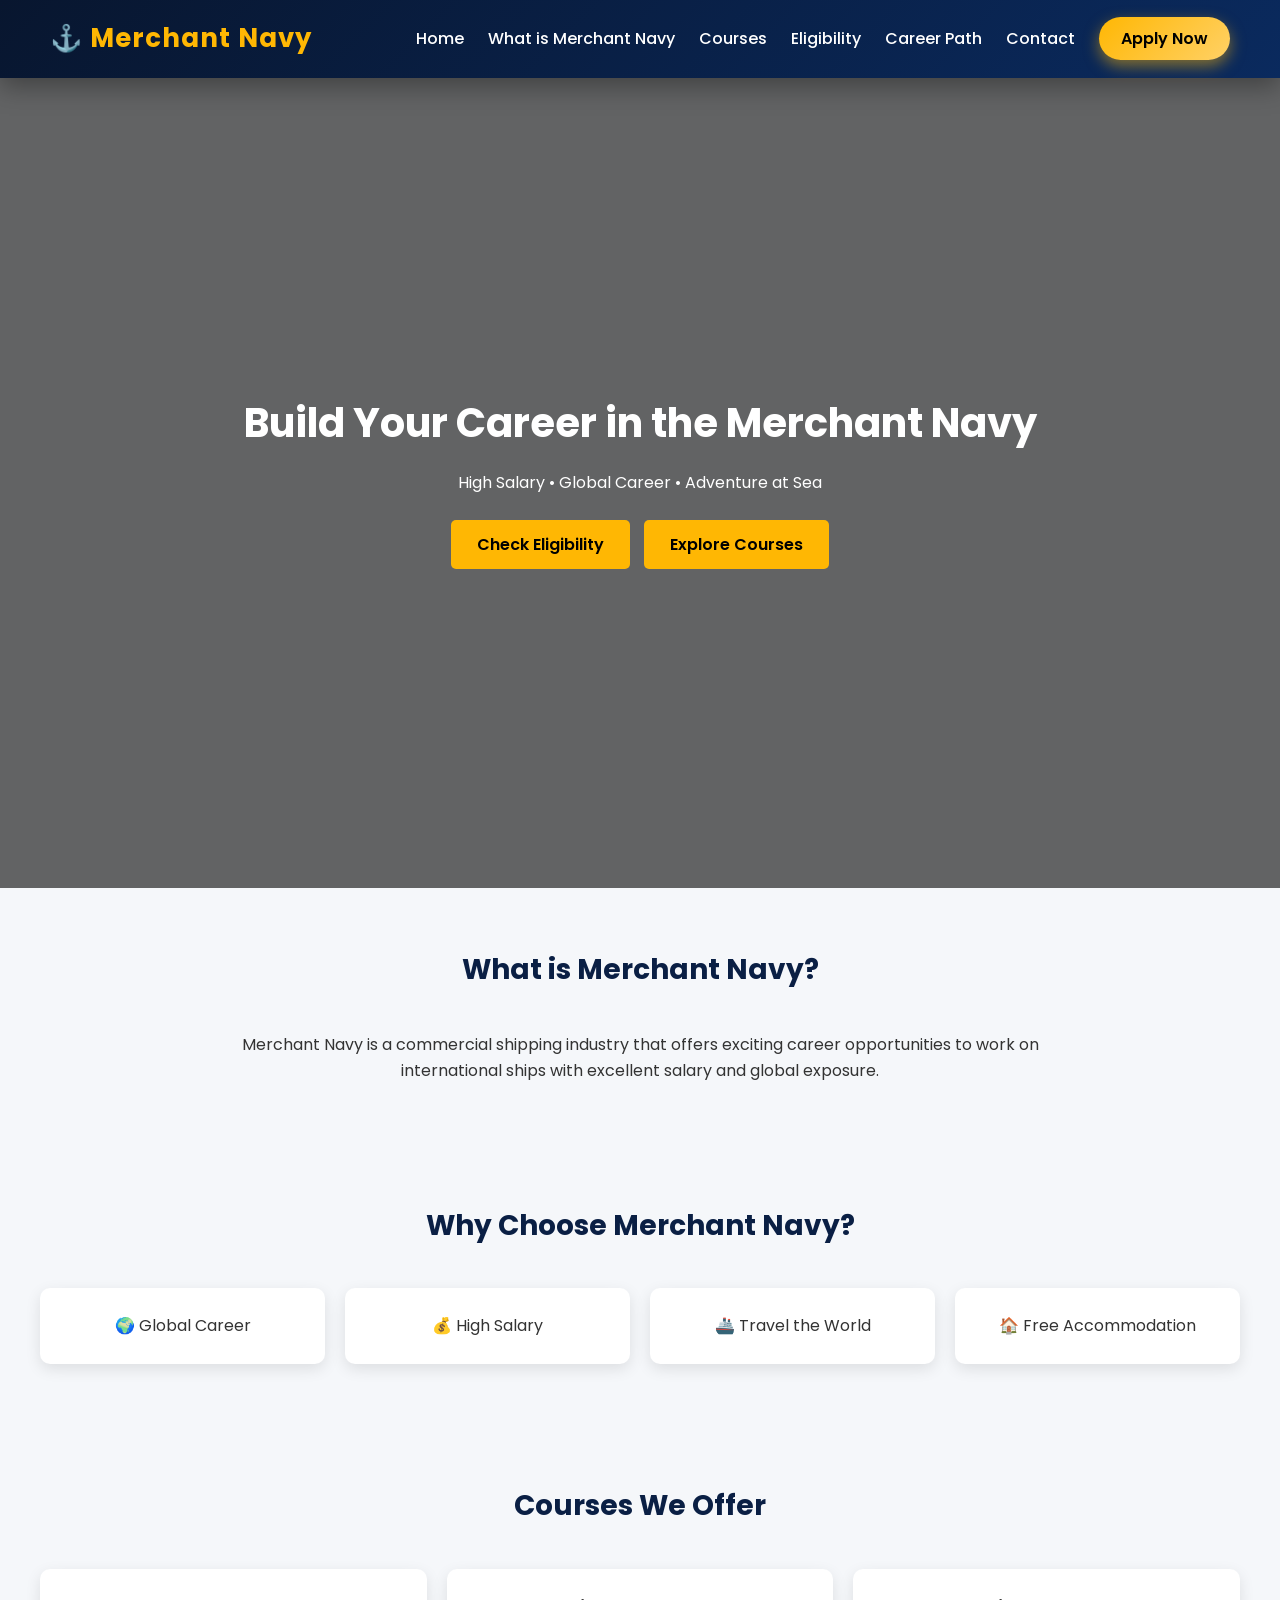
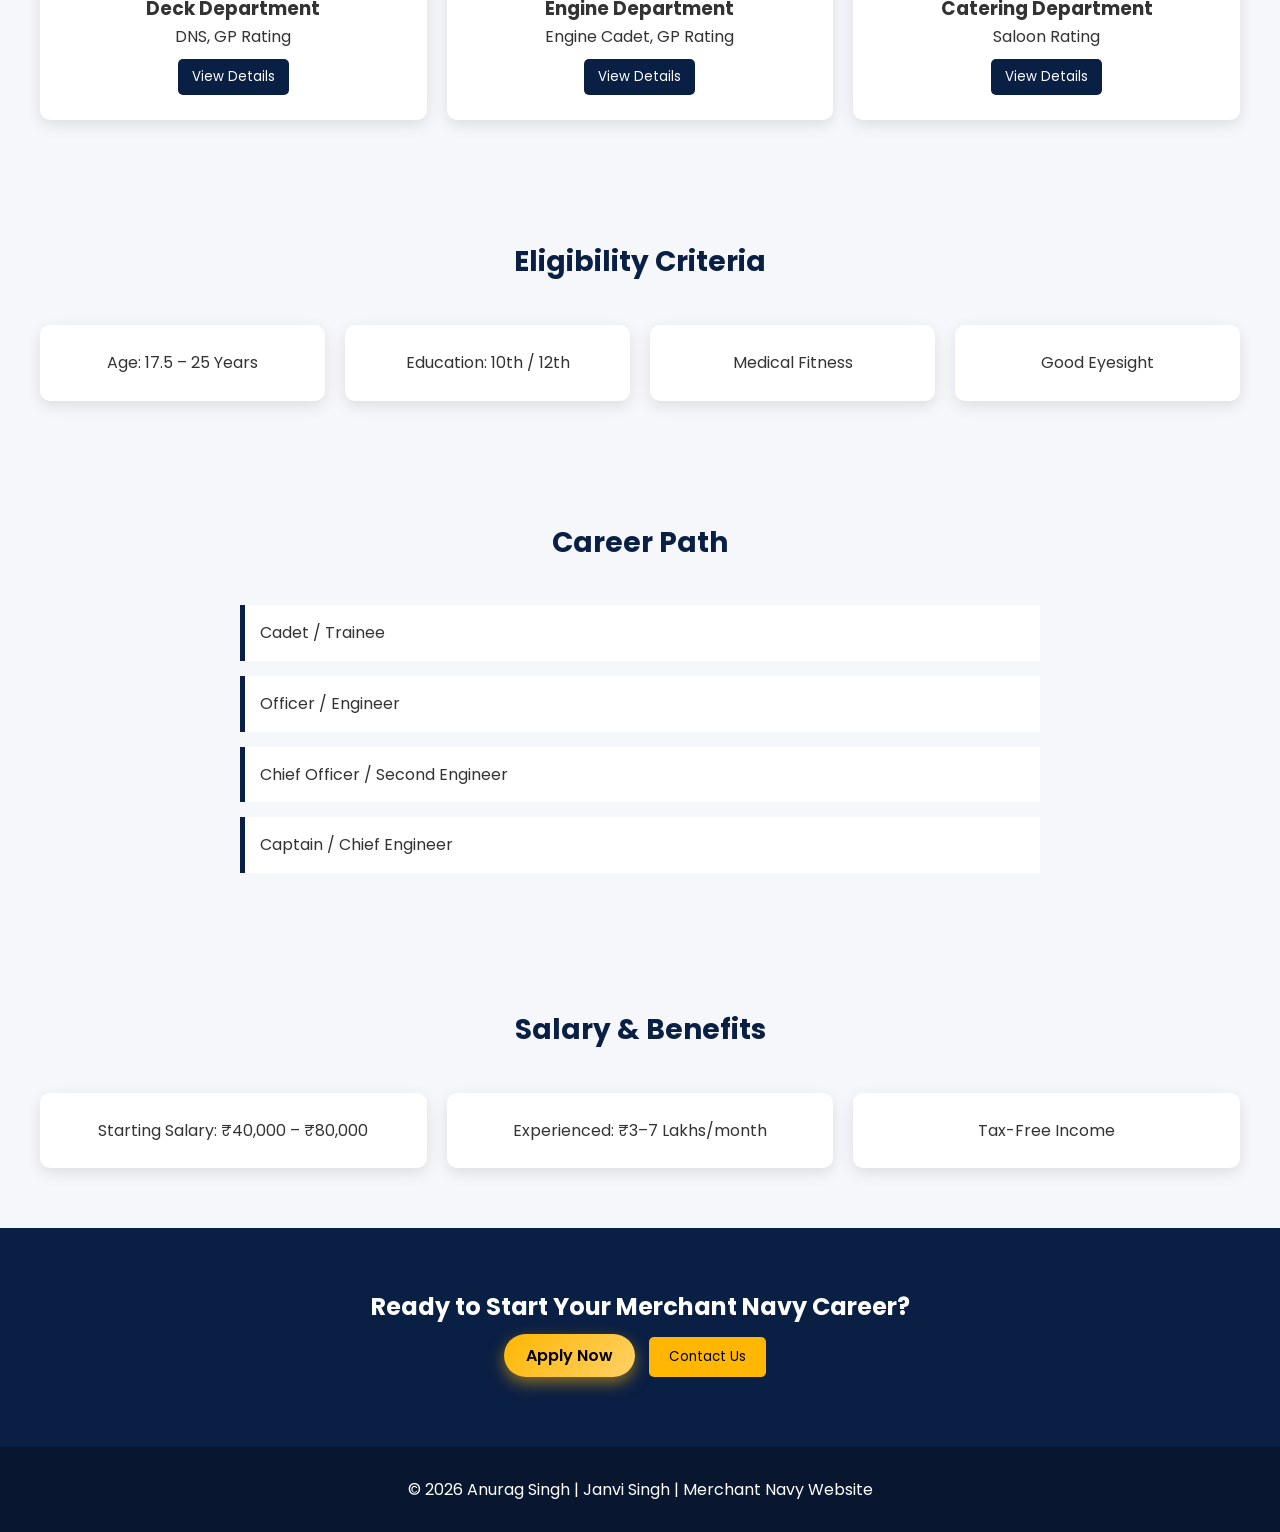
<file: index.html>
<!DOCTYPE html>
<html lang="en">
<head>
  <meta charset="UTF-8">
  <meta name="viewport" content="width=device-width, initial-scale=1.0">
  <title>Merchant Navy Career</title>

  <!-- CSS LINK -->
  <link rel="stylesheet" href="style.css">

  <!-- Google Font -->
  <link href="https://fonts.googleapis.com/css2?family=Poppins:wght@300;400;600&display=swap" rel="stylesheet">
</head>

<body>

<!-- HEADER -->
<header>
<h1>⚓ Merchant Navy</h1>
  <nav>
    <a href="index.html">Home</a>
    <a href="about.html">What is Merchant Navy</a>
    <a href="courses.html">Courses</a>
    <a href="eligibility.html">Eligibility</a>
    <a href="career.html">Career Path</a>
    <a href="contact.html">Contact</a>
    <a href="apply.html" class="apply-btn">Apply Now</a>
  </nav>
</header>

<!-- HERO -->
<section class="hero">
  <div class="hero-content">
    <h2>Build Your Career in the Merchant Navy</h2>
    <p>High Salary • Global Career • Adventure at Sea</p>
<button onclick="window.open('eligibility.html','_self')">
  Check Eligibility
</button>
    <a href="courses.html">
  <button>Explore Courses</button>
</a>
  </div>
</section>

<!-- WHAT IS MERCHANT NAVY -->
<section>
  <h2 class="section-title">What is Merchant Navy?</h2>
  <p class="center-text">
    Merchant Navy is a commercial shipping industry that offers exciting
    career opportunities to work on international ships with excellent salary
    and global exposure.
  </p>
</section>

<!-- WHY CHOOSE -->
<section>
  <h2 class="section-title">Why Choose Merchant Navy?</h2>
  <div class="cards">
    <div class="card">🌍 Global Career</div>
    <div class="card">💰 High Salary</div>
    <div class="card">🚢 Travel the World</div>
    <div class="card">🏠 Free Accommodation</div>
  </div>
</section>

<!-- COURSES -->
<section>
  <h2 class="section-title">Courses We Offer</h2>
  <div class="cards">

    <div class="card">
      <h3>Deck Department</h3>
      <p>DNS, GP Rating</p>
      <a href="course-details.html#deck">
        <button>View Details</button>
      </a>
    </div>

    <div class="card">
      <h3>Engine Department</h3>
      <p>Engine Cadet, GP Rating</p>
      <a href="course-details.html#engine">
        <button>View Details</button>
      </a>
    </div>

    <div class="card">
      <h3>Catering Department</h3>
      <p>Saloon Rating</p>
      <a href="course-details.html#catering">
        <button>View Details</button>
      </a>
    </div>

  </div>
</section>

<!-- ELIGIBILITY -->
<section>
  <h2 class="section-title">Eligibility Criteria</h2>
  <div class="cards">
    <div class="card">Age: 17.5 – 25 Years</div>
    <div class="card">Education: 10th / 12th</div>
    <div class="card">Medical Fitness</div>
    <div class="card">Good Eyesight</div>
  </div>
</section>

<!-- CAREER PATH -->
<section>
  <h2 class="section-title">Career Path</h2>
  <div class="timeline">
    <div>Cadet / Trainee</div>
    <div>Officer / Engineer</div>
    <div>Chief Officer / Second Engineer</div>
    <div>Captain / Chief Engineer</div>
  </div>
</section>

<!-- SALARY -->
<section>
  <h2 class="section-title">Salary & Benefits</h2>
  <div class="cards">
    <div class="card">Starting Salary: ₹40,000 – ₹80,000</div>
    <div class="card">Experienced: ₹3–7 Lakhs/month</div>
    <div class="card">Tax-Free Income</div>
  </div>
</section>

<!-- CTA -->
<section class="cta">
  <h2>Ready to Start Your Merchant Navy Career?</h2>
     <a href="apply.html" class="apply-btn">Apply Now</a>
  <a href="contact.html"><button>Contact Us</ button></a>
</section>

<!-- FOOTER -->
<footer class="footer">
  <p>© 2026 Anurag Singh | Janvi Singh | Merchant Navy Website</p>

</footer>

</body>
</html>
</file>
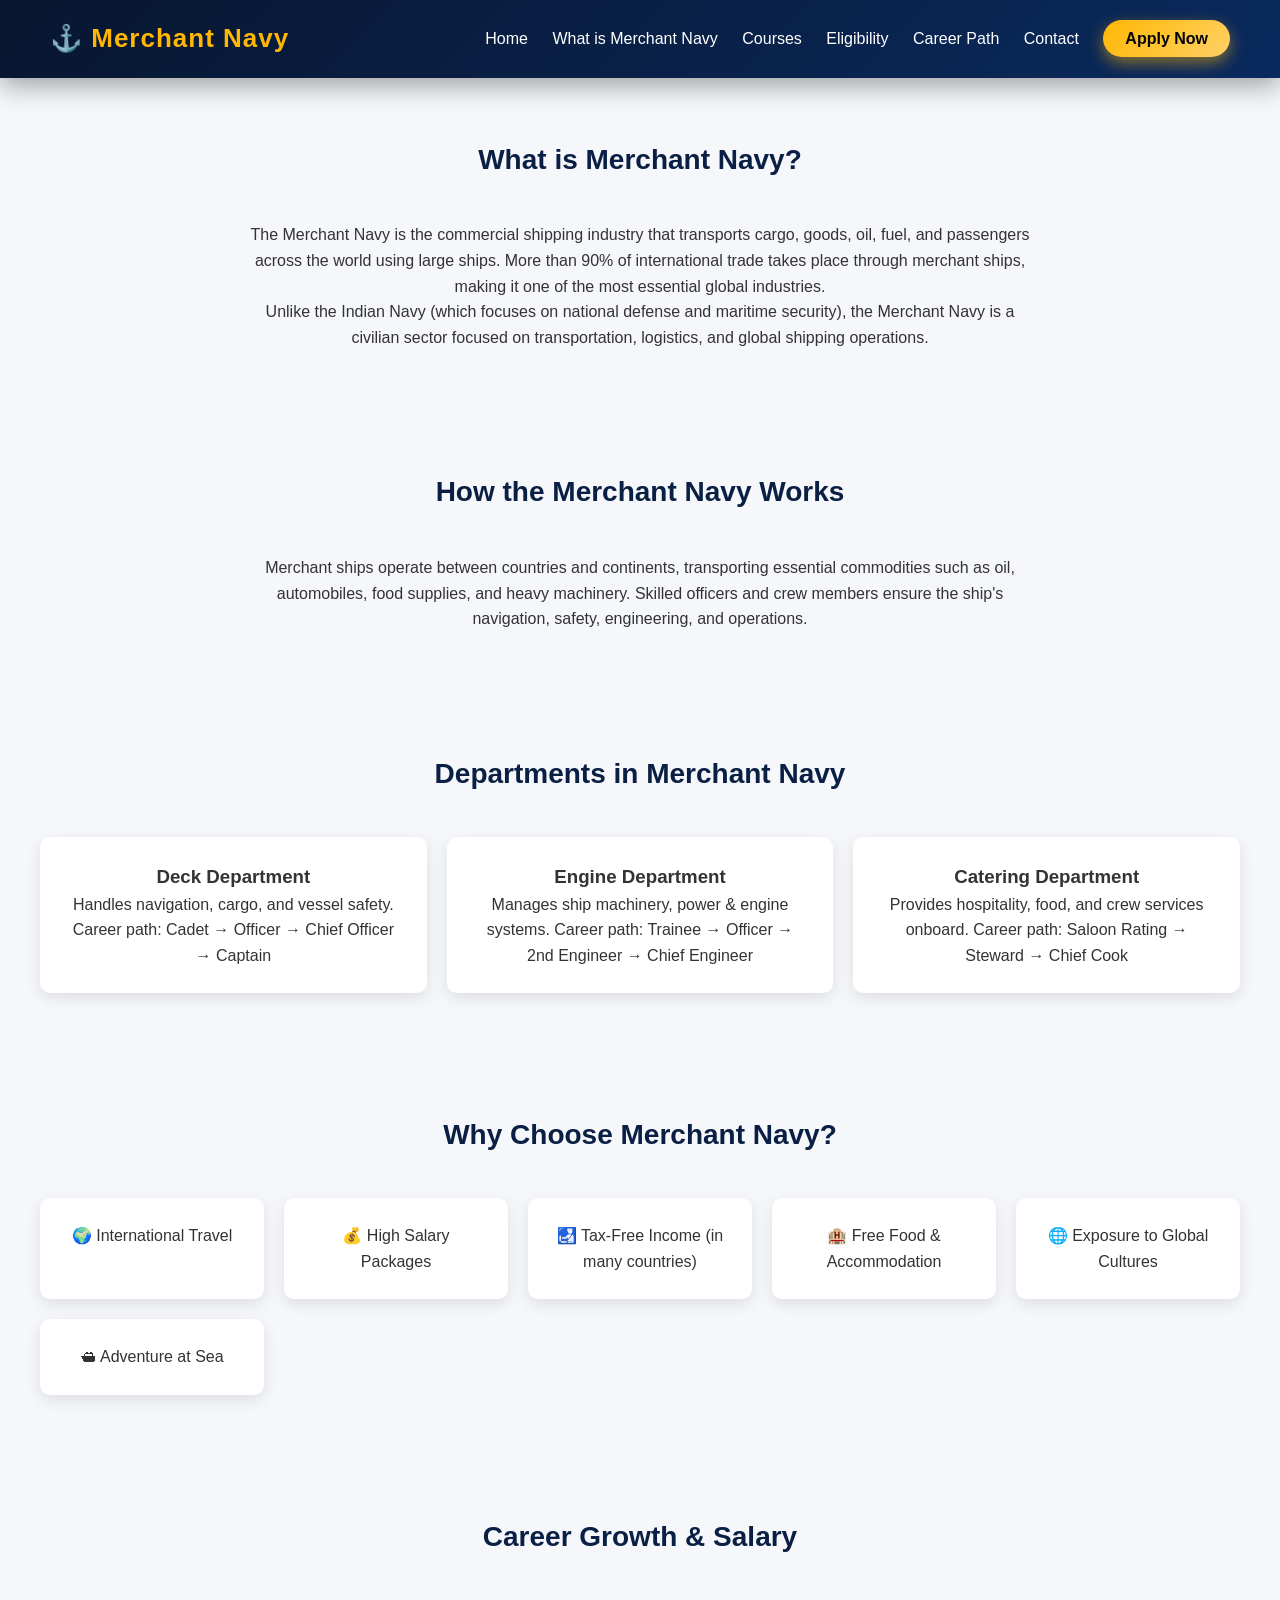
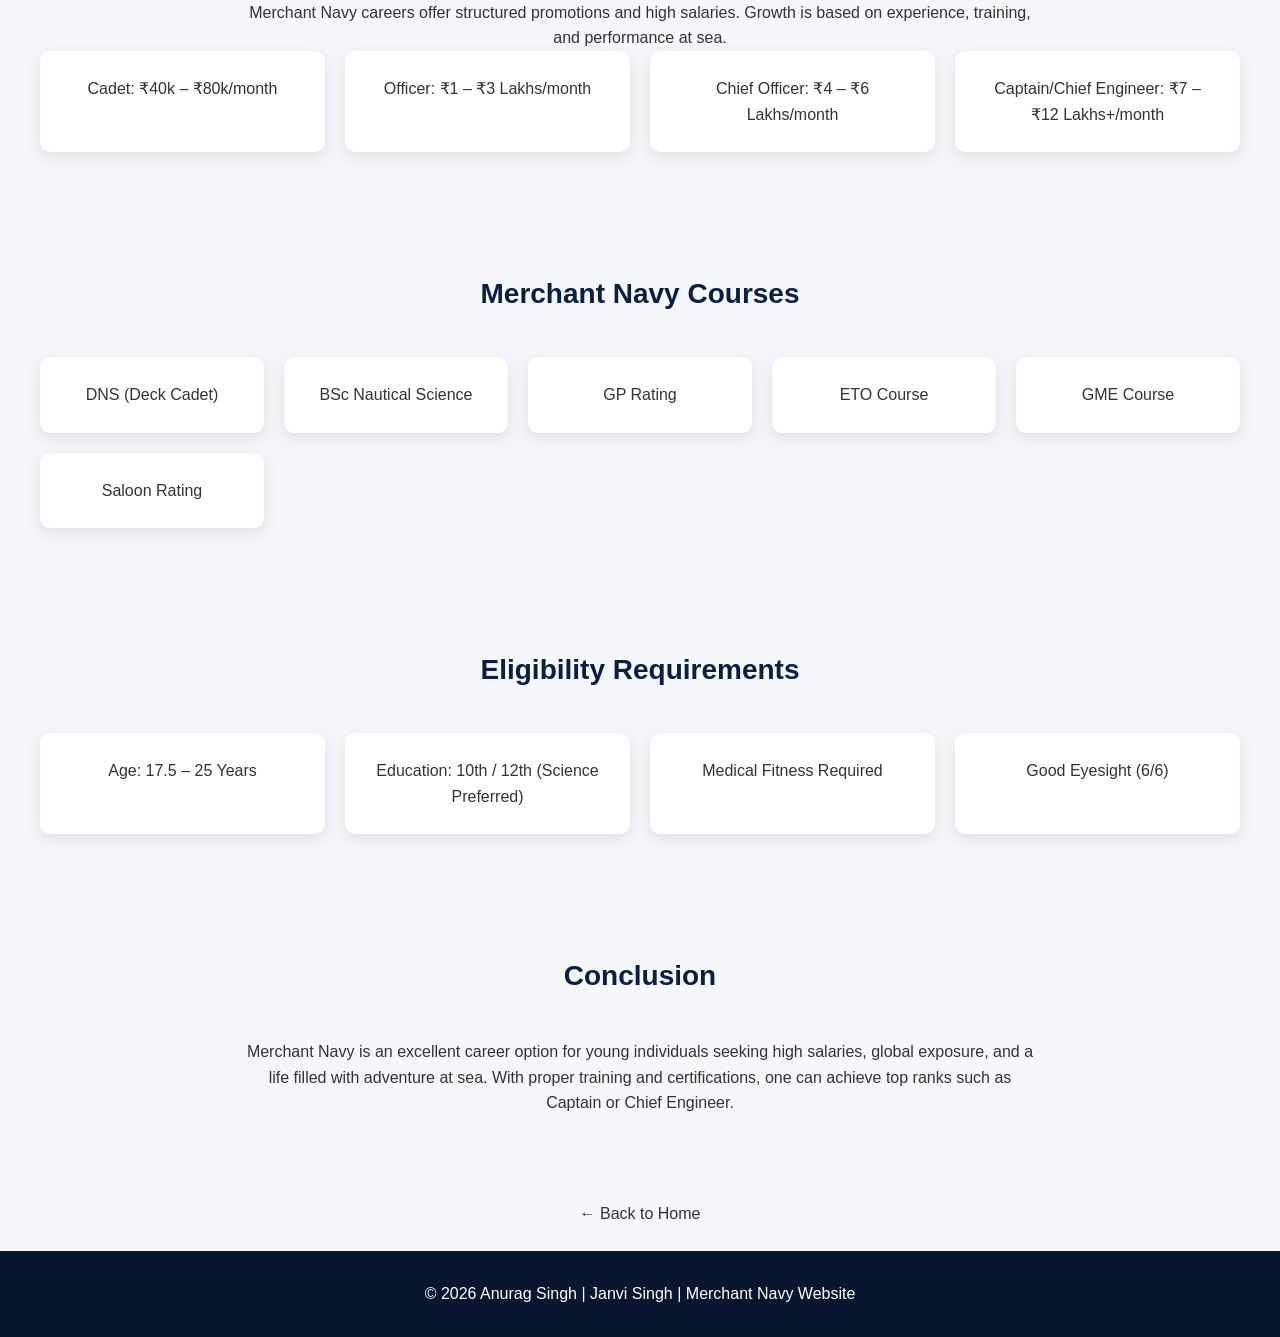
<file: about.html>
<!DOCTYPE html>
<html lang="en">
<head>
  <meta charset="UTF-8">
  <meta name="viewport" content="width=device-width, initial-scale=1.0">
  <title>What is Merchant Navy?</title>
  <link rel="stylesheet" href="style.css">
</head>

<body>

<!-- HEADER -->
<header>
  <h1>⚓ Merchant Navy</h1>
  <nav>
    <a href="index.html">Home</a>
    <a href="about.html">What is Merchant Navy</a>
    <a href="courses.html">Courses</a>
    <a href="eligibility.html">Eligibility</a>
    <a href="career.html">Career Path</a>
    <a href="contact.html">Contact</a>
    <a href="apply.html" class="apply-btn">Apply Now</a>
  </nav>
</header>

<!-- ABOUT SECTION -->
<section id="what-is-merchant-navy">
  <h2 class="section-title">What is Merchant Navy?</h2>
  <p class="center-text">
    The Merchant Navy is the commercial shipping industry that transports cargo, goods, oil, fuel,
    and passengers across the world using large ships. More than 90% of international trade takes place
    through merchant ships, making it one of the most essential global industries.
  </p>

  <p class="center-text">
    Unlike the Indian Navy (which focuses on national defense and maritime security), the Merchant Navy
    is a civilian sector focused on transportation, logistics, and global shipping operations.
  </p>
</section>

<section>
  <h2 class="section-title">How the Merchant Navy Works</h2>
  <p class="center-text">
    Merchant ships operate between countries and continents, transporting essential commodities such as oil,
    automobiles, food supplies, and heavy machinery. Skilled officers and crew members ensure the ship's
    navigation, safety, engineering, and operations.
  </p>
</section>

<section>
  <h2 class="section-title">Departments in Merchant Navy</h2>
  <div class="cards">
    <div class="card">
      <h3>Deck Department</h3>
      <p>Handles navigation, cargo, and vessel safety. Career path: Cadet → Officer → Chief Officer → Captain</p>
    </div>

    <div class="card">
      <h3>Engine Department</h3>
      <p>Manages ship machinery, power & engine systems. Career path: Trainee → Officer → 2nd Engineer → Chief Engineer</p>
    </div>

    <div class="card">
      <h3>Catering Department</h3>
      <p>Provides hospitality, food, and crew services onboard. Career path: Saloon Rating → Steward → Chief Cook</p>
    </div>
  </div>
</section>

<section>
  <h2 class="section-title">Why Choose Merchant Navy?</h2>
  <div class="cards">
    <div class="card">🌍 International Travel</div>
    <div class="card">💰 High Salary Packages</div>
    <div class="card">🛃 Tax-Free Income (in many countries)</div>
    <div class="card">🏨 Free Food & Accommodation</div>
    <div class="card">🌐 Exposure to Global Cultures</div>
    <div class="card">🛳 Adventure at Sea</div>
  </div>
</section>

<section>
  <h2 class="section-title">Career Growth & Salary</h2>
  <p class="center-text">
    Merchant Navy careers offer structured promotions and high salaries. Growth is based on experience,
    training, and performance at sea.
  </p>
  <div class="cards">
    <div class="card">Cadet: ₹40k – ₹80k/month</div>
    <div class="card">Officer: ₹1 – ₹3 Lakhs/month</div>
    <div class="card">Chief Officer: ₹4 – ₹6 Lakhs/month</div>
    <div class="card">Captain/Chief Engineer: ₹7 – ₹12 Lakhs+/month</div>
  </div>
</section>

<section>
  <h2 class="section-title">Merchant Navy Courses</h2>
  <div class="cards">
    <div class="card">DNS (Deck Cadet)</div>
    <div class="card">BSc Nautical Science</div>
    <div class="card">GP Rating</div>
    <div class="card">ETO Course</div>
    <div class="card">GME Course</div>
    <div class="card">Saloon Rating</div>
  </div>
</section>

<section>
  <h2 class="section-title">Eligibility Requirements</h2>
  <div class="cards">
    <div class="card">Age: 17.5 – 25 Years</div>
    <div class="card">Education: 10th / 12th (Science Preferred)</div>
    <div class="card">Medical Fitness Required</div>
    <div class="card">Good Eyesight (6/6)</div>
  </div>
</section>

<section>
  <h2 class="section-title">Conclusion</h2>
  <p class="center-text">
    Merchant Navy is an excellent career option for young individuals seeking high salaries, global exposure,
    and a life filled with adventure at sea. With proper training and certifications, one can achieve top ranks
    such as Captain or Chief Engineer.
  </p>
</section>

<a href="index.html" style="display:block;text-align:center;margin:25px 0;">← Back to Home</a>

<footer class="footer">
  <p>© 2026 Anurag Singh | Janvi Singh | Merchant Navy Website</p>
</footer>

</body>
</html>
</file>
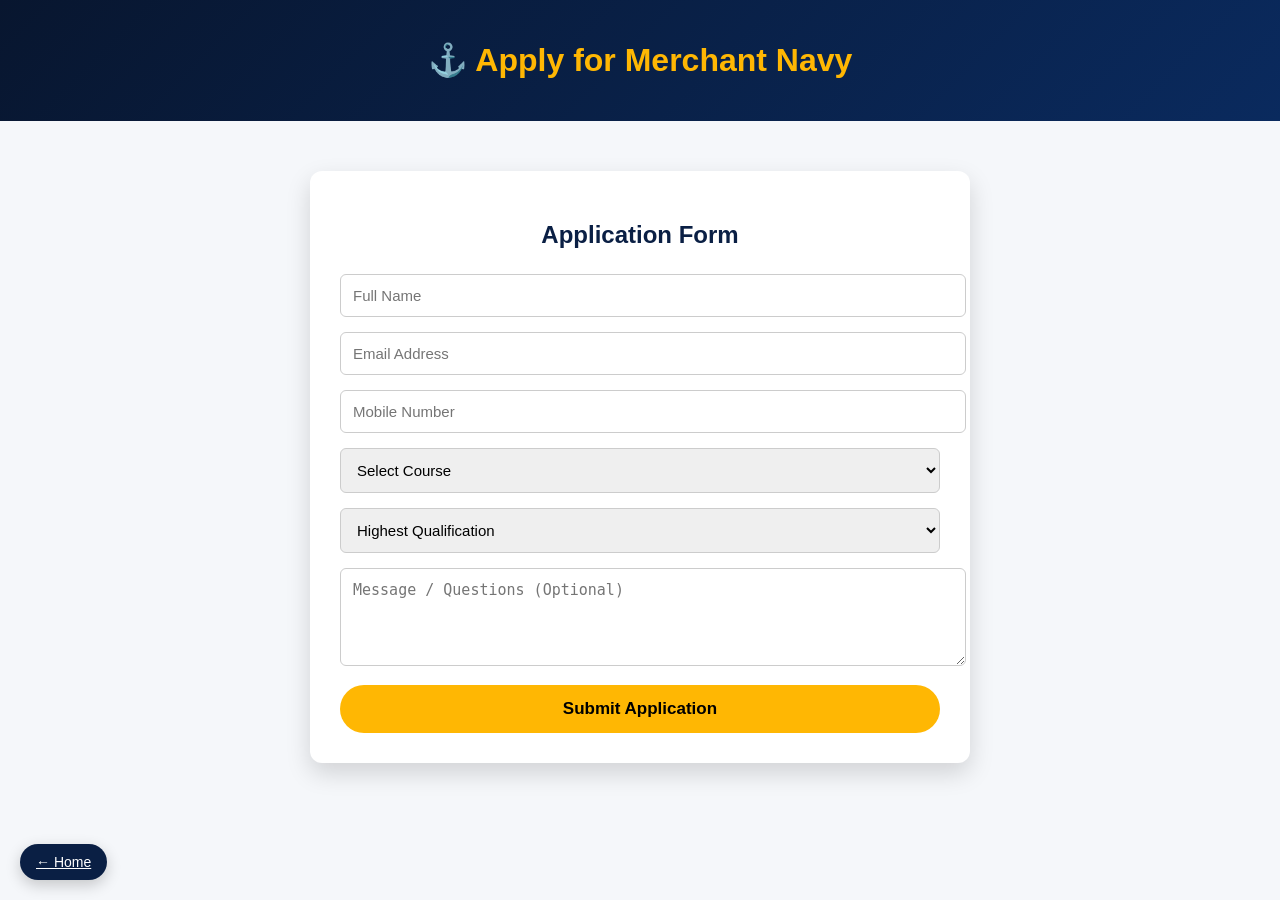
<file: apply.html>
<!DOCTYPE html>
<html lang="en">
<head>
<meta charset="UTF-8">
<meta name="viewport" content="width=device-width, initial-scale=1.0">
<title>Apply Now | Merchant Navy</title>

<style>
body {
  margin: 0;
  font-family: Poppins, sans-serif;
  background: #f5f7fa;
}

header {
  background: linear-gradient(135deg, #08162f, #0a2a5e);
  padding: 20px;
  color: #ffb703;
  text-align: center;
}

form {
  background: white;
  max-width: 600px;
  margin: 50px auto;
  padding: 30px;
  border-radius: 12px;
  box-shadow: 0 10px 25px rgba(0,0,0,0.15);
}

h2 {
  text-align: center;
  color: #0a1f44;
  margin-bottom: 25px;
}

input, select, textarea {
  width: 100%;
  padding: 12px;
  margin-bottom: 15px;
  border-radius: 6px;
  border: 1px solid #ccc;
  font-size: 15px;
}

button {
  width: 100%;
  padding: 14px;
  background: #ffb703;
  border: none;
  font-size: 17px;
  font-weight: 600;
  border-radius: 30px;
  cursor: pointer;
}

button:hover {
  background: #e6a700;
}

.back-btn {
  display: block;
  text-align: center;
  margin-top: 15px;
  color: #0a1f44;
  font-weight: 600;
  text-decoration: none;
}
.floating-back {
  position: fixed;
  bottom: 20px;
  left: 20px;
  background: #0a1f44;
  color: white;
  padding: 10px 16px;
  border-radius: 50px;
  font-size: 14px;
  box-shadow: 0 5px 15px rgba(0,0,0,0.2);
}
</style>
</head>

<body>

<header>
  <h1>⚓ Apply for Merchant Navy</h1>
</header>

</body><form action="https://formspree.io/f/xjggbyez" method="POST">
  <h2>Application Form</h2>
  <a href="index.html" class="floating-back">← Home</a>

  <input type="text" name="name" placeholder="Full Name" required>
  <input type="email" name="email" placeholder="Email Address" required>
  <input type="tel" name="phone" placeholder="Mobile Number" required>
  <select name="course" required>
    <option value="">Select Course</option>
    <option>Deck Department</option>
    <option>Engine Department</option>
    <option>Catering Department</option>
  </select>
  <select name="qualification" required>
    <option value="">Highest Qualification</option>
    <option>10th Pass</option>
    <option>12th Pass</option>
    <option>Diploma</option>
    <option>Graduate</option>
  </select>
  <textarea name="message" rows="4" placeholder="Message / Questions (Optional)"></textarea>

  <!-- REQUIRED HIDDEN FIELDS -->
  <input type="hidden" name="_subject" value="New Merchant Navy Application">
  <input type="hidden" name="_captcha" value="false">
  <input type="hidden" name="_next" value="thankyou.html">
  <input type="hidden" name="_replyto" value="email">
  <input type="hidden" name="_autoresponse" value="Thank you for applying! We will contact you soon.">

  <button type="submit">Submit Application</button>
</form>
</body>
</html>
</file>
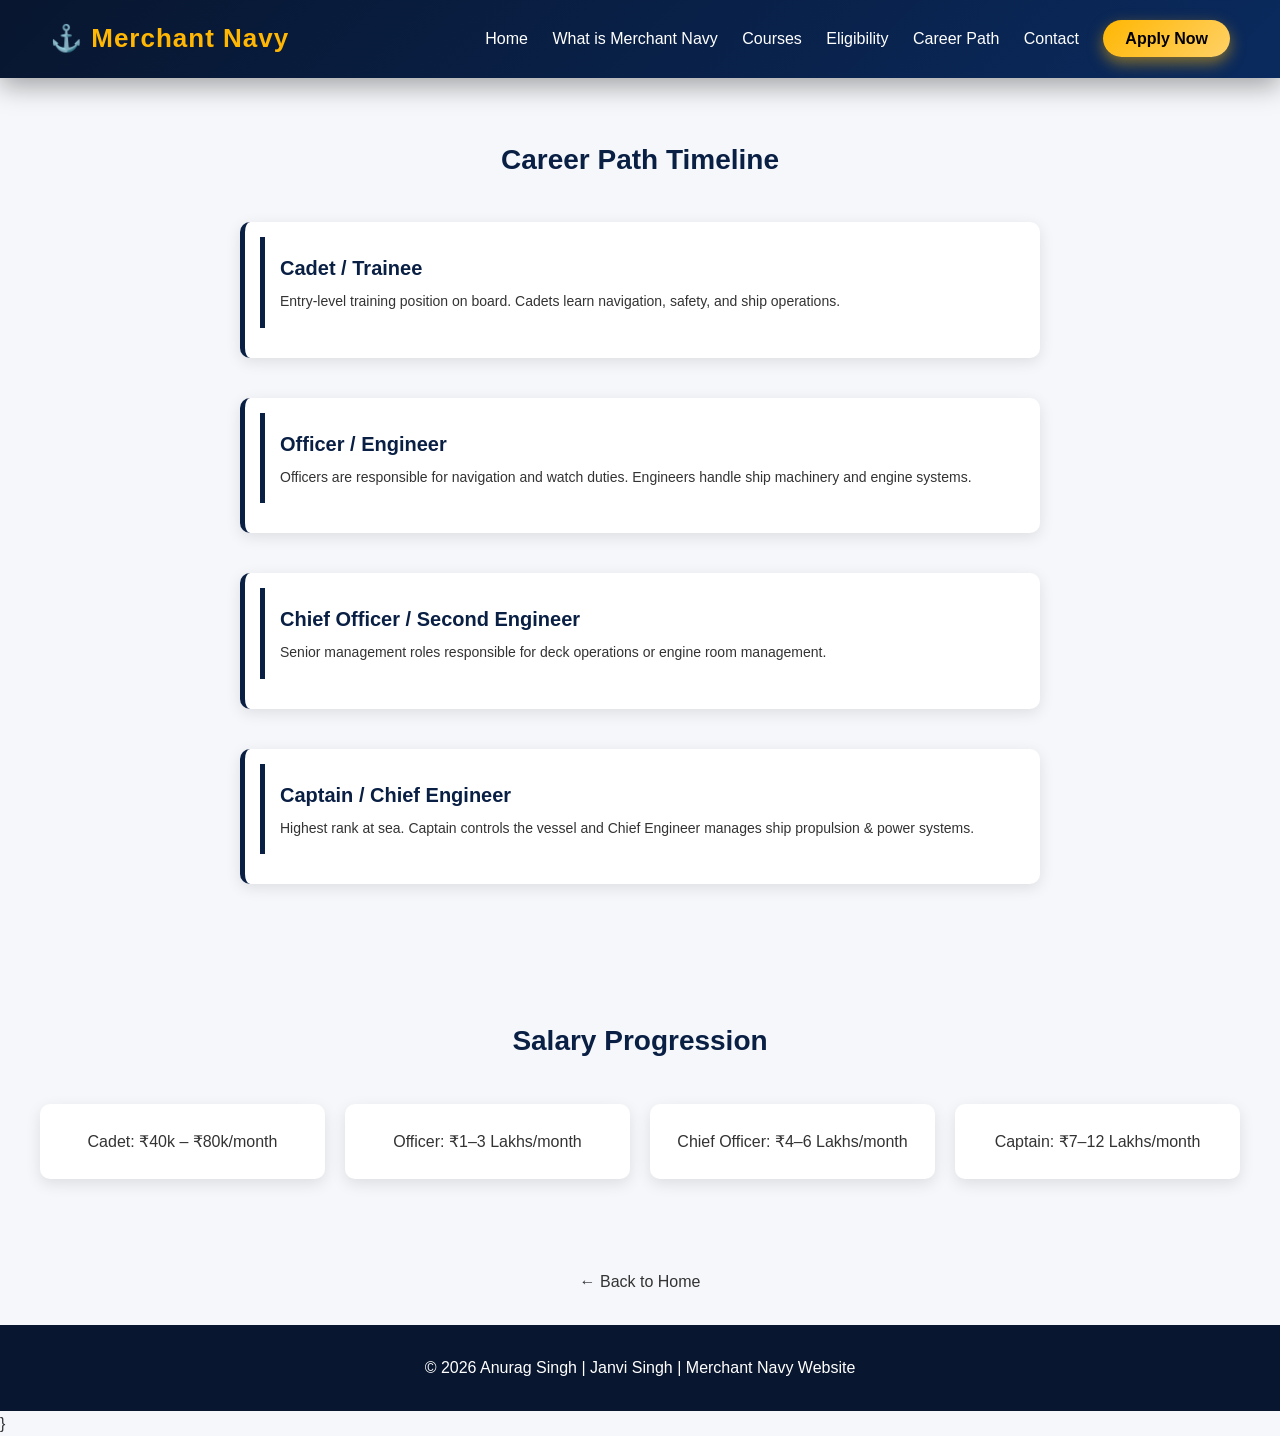
<file: career.html>
<!DOCTYPE html>
<html lang="en">

<head>
  <meta charset="UTF-8">
  <meta name="viewport" content="width=device-width, initial-scale=1.0">
  <title>Career Path - Merchant Navy</title>
  <link rel="stylesheet" href="style.css">
</head>

<body>

<header>
  <h1>⚓ Merchant Navy</h1>
  <nav>
    <a href="index.html">Home</a>
    <a href="about.html">What is Merchant Navy</a>
    <a href="courses.html">Courses</a>
    <a href="eligibility.html">Eligibility</a>
    <a href="career.html">Career Path</a>
    <a href="contact.html">Contact</a>
    <a href="apply.html" class="apply-btn">Apply Now</a>
  </nav>
</header>

<section>
  <h2 class="section-title">Career Path Timeline</h2>

  <div class="timeline">

    <div class="timeline-item">
      <div class="timeline-content">
        <h3>Cadet / Trainee</h3>
        <p>
          Entry-level training position on board. Cadets learn navigation, safety, and ship operations.
        </p>
      </div>
    </div>

    <div class="timeline-item">
      <div class="timeline-content">
        <h3>Officer / Engineer</h3>
        <p>
          Officers are responsible for navigation and watch duties. Engineers handle ship machinery and engine systems.
        </p>
      </div>
    </div>

    <div class="timeline-item">
      <div class="timeline-content">
        <h3>Chief Officer / Second Engineer</h3>
        <p>
          Senior management roles responsible for deck operations or engine room management.
        </p>
      </div>
    </div>

    <div class="timeline-item">
      <div class="timeline-content">
        <h3>Captain / Chief Engineer</h3>
        <p>
          Highest rank at sea. Captain controls the vessel and Chief Engineer manages ship propulsion & power systems.
        </p>
      </div>
    </div>

  </div>
</section>

<section>
  <h2 class="section-title">Salary Progression</h2>
  <div class="cards">
    <div class="card">Cadet: ₹40k – ₹80k/month</div>
    <div class="card">Officer: ₹1–3 Lakhs/month</div>
    <div class="card">Chief Officer: ₹4–6 Lakhs/month</div>
    <div class="card">Captain: ₹7–12 Lakhs/month</div>
  </div>
</section>

<a href="index.html" style="display:block;text-align:center;margin:30px 0;">← Back to Home</a>

<footer class="footer">
  <p>© 2026 Anurag Singh | Janvi Singh | Merchant Navy Website</p>
</footer>

</body>
<style>
/* ---- TIMELINE ---- */

.timeline {
  display: flex;
  flex-direction: column;
  gap: 25px;
  max-width: 800px;
  margin: 0 auto;
}

.timeline-item {
  display: flex;
  gap: 20px;
  padding: 20px;
  background: white;
  border-radius: 10px;
  box-shadow: 0 4px 15px rgba(0,0,0,0.1);
  align-items: center;
}


.timeline-content h3 {
  margin-bottom: 6px;
  font-size: 20px;
  color: #0a1f44;
  font-weight: 600;
}

.timeline-content p {
  color: #333;
  font-size: 14px;
}

/* ---- MOBILE RESPONSIVE ---- */
@media (max-width: 600px) {
  .timeline-item {
    flex-direction: column;
    text-align: center;
  }

  .timeline-img {
    width: 150px;
    height: 150px;
  }
</style>
}
</html>
</file>
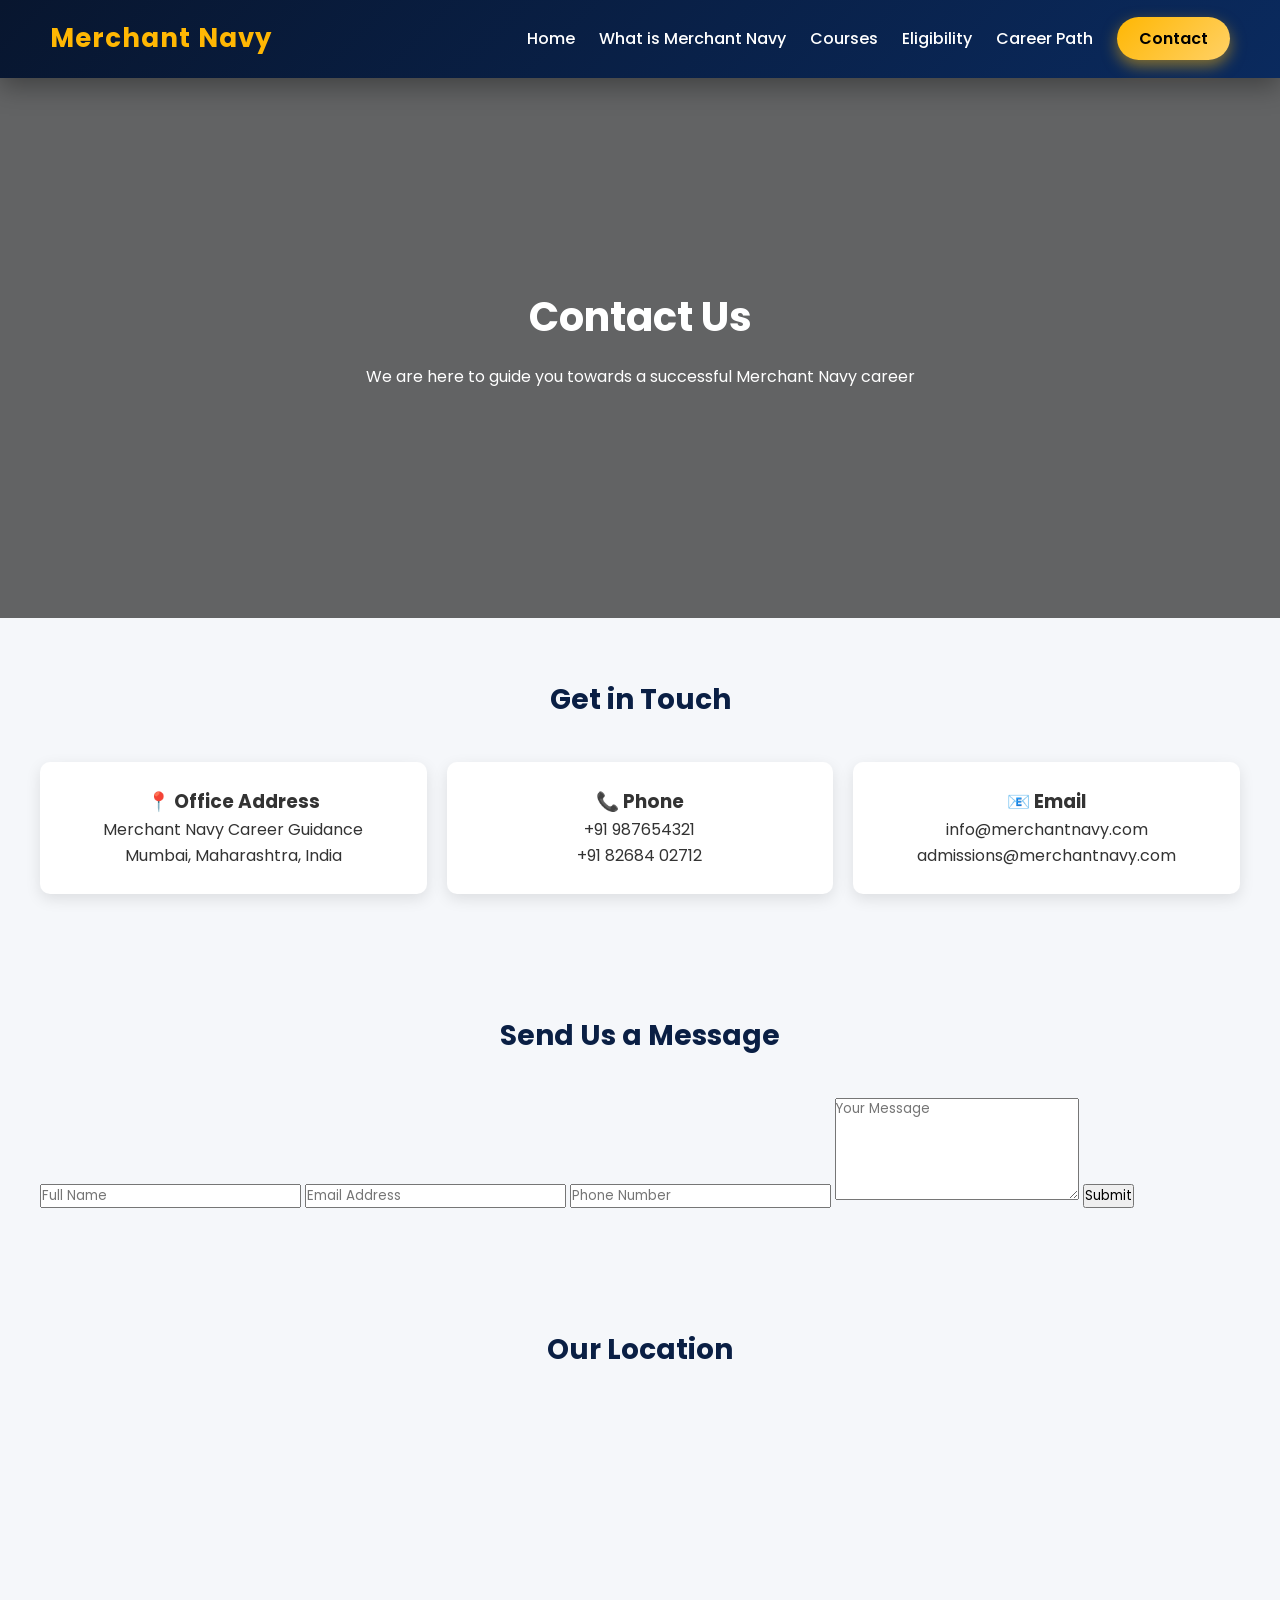
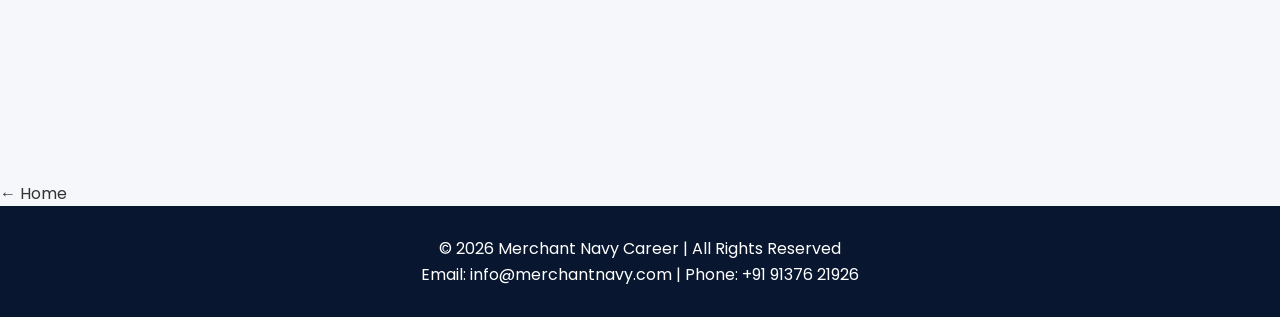
<file: contact.html>
<!DOCTYPE html>
<html lang="en">
<head>
  <meta charset="UTF-8">
  <title>Contact Us | Merchant Navy Career</title>
  <meta name="viewport" content="width=device-width, initial-scale=1.0">

  <link rel="stylesheet" href="style.css">
  <link href="https://fonts.googleapis.com/css2?family=Poppins:wght@300;400;600&display=swap" rel="stylesheet">
</head>

<body>

<!-- HEADER -->
<header>
  <h1>Merchant Navy</h1>
  <nav>
    <a href="index.html">Home</a>
    <a href="about.html">What is Merchant Navy</a>
    <a href="courses.html">Courses</a>
    <a href="eligibility.html">Eligibility</a>
    <a href="career.html">Career Path</a>
    <a href="contact.html" class="apply-btn">Contact</a>
  </nav>
</header>

<!-- HERO -->
<section class="hero" style="height: 60vh;">
  <div class="hero-content">
    <h2>Contact Us</h2>
    <p>We are here to guide you towards a successful Merchant Navy career</p>
  </div>
</section>

<!-- CONTACT SECTION -->
<section>
  <h2 class="section-title">Get in Touch</h2>

  <div class="cards">
    <!-- Contact Info -->
    <div class="card">
      <h3>📍 Office Address</h3>
      <p>
        Merchant Navy Career Guidance<br>
        Mumbai, Maharashtra, India
      </p>
    </div>

    <div class="card">
      <h3>📞 Phone</h3>
      <p>
        +91 987654321<br>
        +91 82684 02712
      </p>
    </div>

    <div class="card">
      <h3>📧 Email</h3>
      <p>
        info@merchantnavy.com<br>
        admissions@merchantnavy.com
      </p>
    </div>
  </div>
</section>

<!-- CONTACT FORM -->
<section>
  <h2 class="section-title">Send Us a Message</h2>
<form action="https://formspree.io/f/xjggbyez" method="POST" class="contact-form">

  <input type="text" name="name" placeholder="Full Name" required>

  <input type="email" name="_replyto" placeholder="Email Address" required>

  <input type="tel" name="phone" placeholder="Phone Number" required>

  <textarea name="message" placeholder="Your Message" rows="5" required></textarea>

  <button type="submit">Submit</button>
</form>
</section>

<!-- MAP -->
<section>
  <h2 class="section-title">Our Location</h2>
  <iframe 
    src="https://maps.google.com/maps?q=Mumbai&t=&z=13&ie=UTF8&iwloc=&output=embed"
    width="100%" 
    height="300" 
    style="border:0;"
    allowfullscreen=""
    loading="lazy">
  </iframe>
</section>

<!-- FOOTER -->
<a href="index.html" class="floating-back">← Home</a>
<footer>
  <p>© 2026 Merchant Navy Career | All Rights Reserved</p>
  <p>Email: info@merchantnavy.com | Phone: +91  91376 21926</p>
</footer>

</body>
</html>
</file>
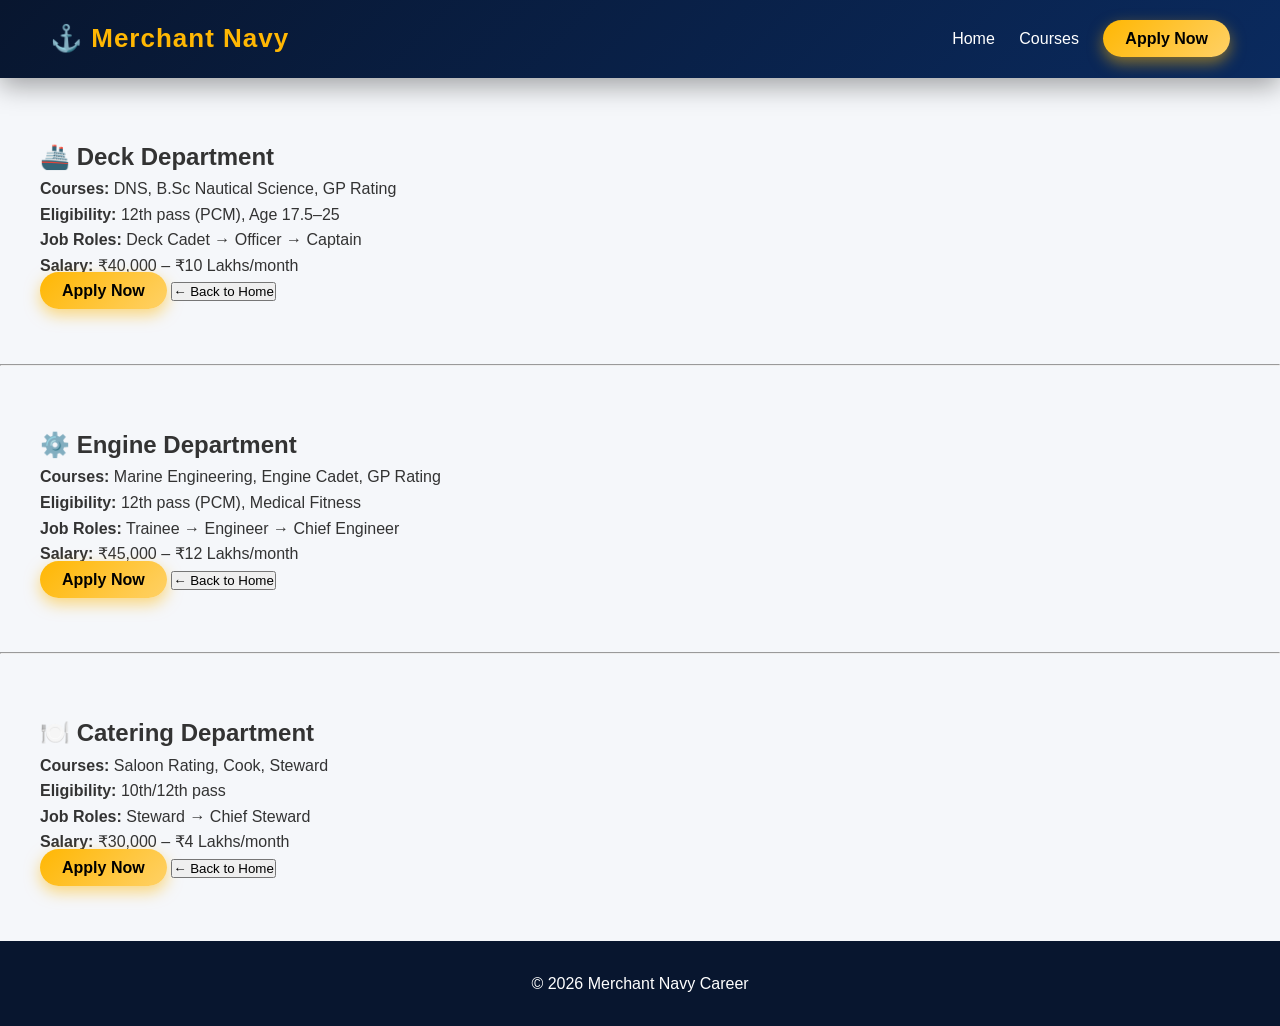
<file: course-details.html>
<!DOCTYPE html>
<html lang="en">
<head>
<meta charset="UTF-8">
<meta name="viewport" content="width=device-width, initial-scale=1.0">
<title>Course Details - Merchant Navy</title>
<link rel="stylesheet" href="style.css">
</head>

<body>

<header>
  <h1>⚓ Merchant Navy</h1>
  <nav>
    <a href="index.html">Home</a>
    <a href="courses.html">Courses</a>
    <a href="apply.html" class="apply-btn">Apply Now</a>
  </nav>
</header>

<section class="course-details" id="deck">
  <h2>🚢 Deck Department</h2>
  <p><strong>Courses:</strong> DNS, B.Sc Nautical Science, GP Rating</p>
  <p><strong>Eligibility:</strong> 12th pass (PCM), Age 17.5–25</p>
  <p><strong>Job Roles:</strong> Deck Cadet → Officer → Captain</p>
  <p><strong>Salary:</strong> ₹40,000 – ₹10 Lakhs/month</p>

  <a href="apply.html" class="apply-btn">Apply Now</a>
  <a href="index.html"><button>← Back to Home</button></a>
</section>

<hr>

<section class="course-details" id="engine">
  <h2>⚙️ Engine Department</h2>
  <p><strong>Courses:</strong> Marine Engineering, Engine Cadet, GP Rating</p>
  <p><strong>Eligibility:</strong> 12th pass (PCM), Medical Fitness</p>
  <p><strong>Job Roles:</strong> Trainee → Engineer → Chief Engineer</p>
  <p><strong>Salary:</strong> ₹45,000 – ₹12 Lakhs/month</p>

  <a href="apply.html" class="apply-btn">Apply Now</a>
  <a href="index.html"><button>← Back to Home</button></a>
</section>

<hr>

<section class="course-details" id="catering">
  <h2>🍽️ Catering Department</h2>
  <p><strong>Courses:</strong> Saloon Rating, Cook, Steward</p>
  <p><strong>Eligibility:</strong> 10th/12th pass</p>
  <p><strong>Job Roles:</strong> Steward → Chief Steward</p>
  <p><strong>Salary:</strong> ₹30,000 – ₹4 Lakhs/month</p>

  <a href="apply.html" class="apply-btn">Apply Now</a>
  <a href="index.html"><button>← Back to Home</button></a>
</section>

<footer>
  <p>© 2026 Merchant Navy Career</p>
</footer>

</body>
</html>
</file>
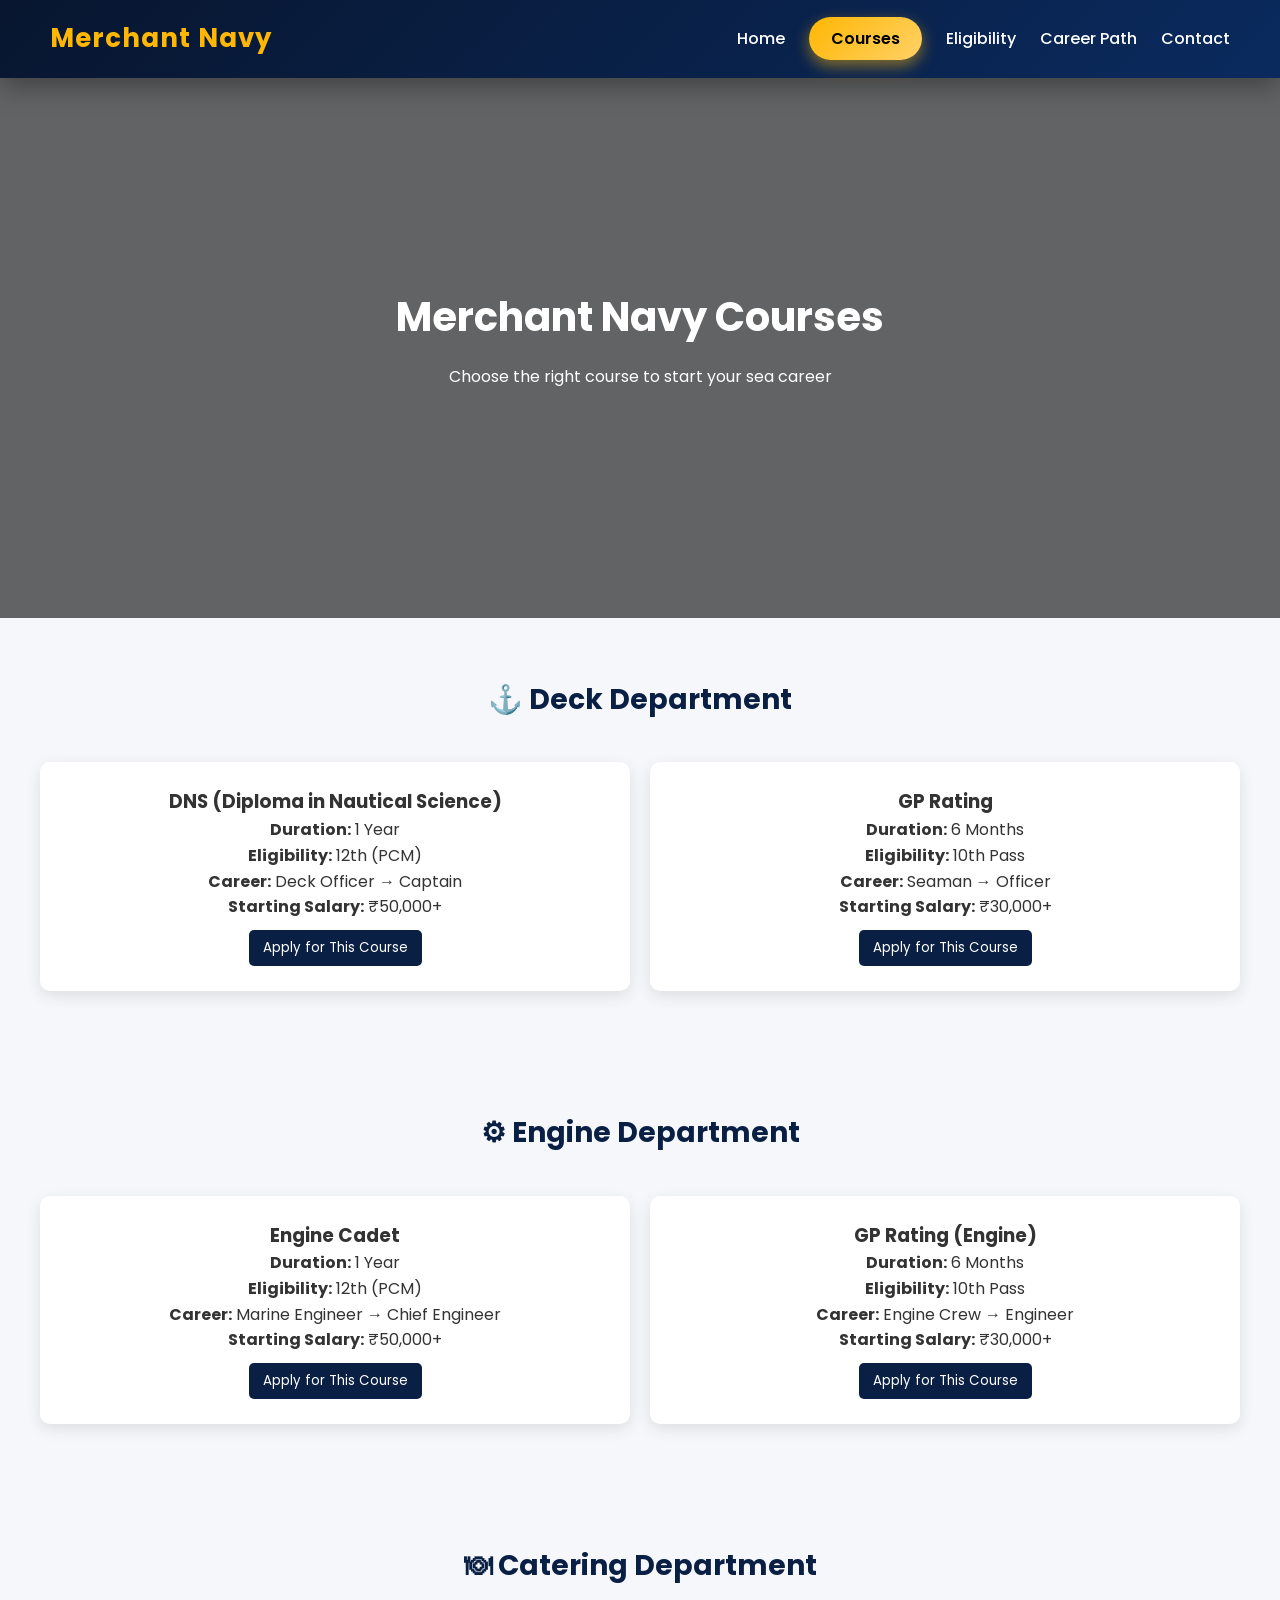
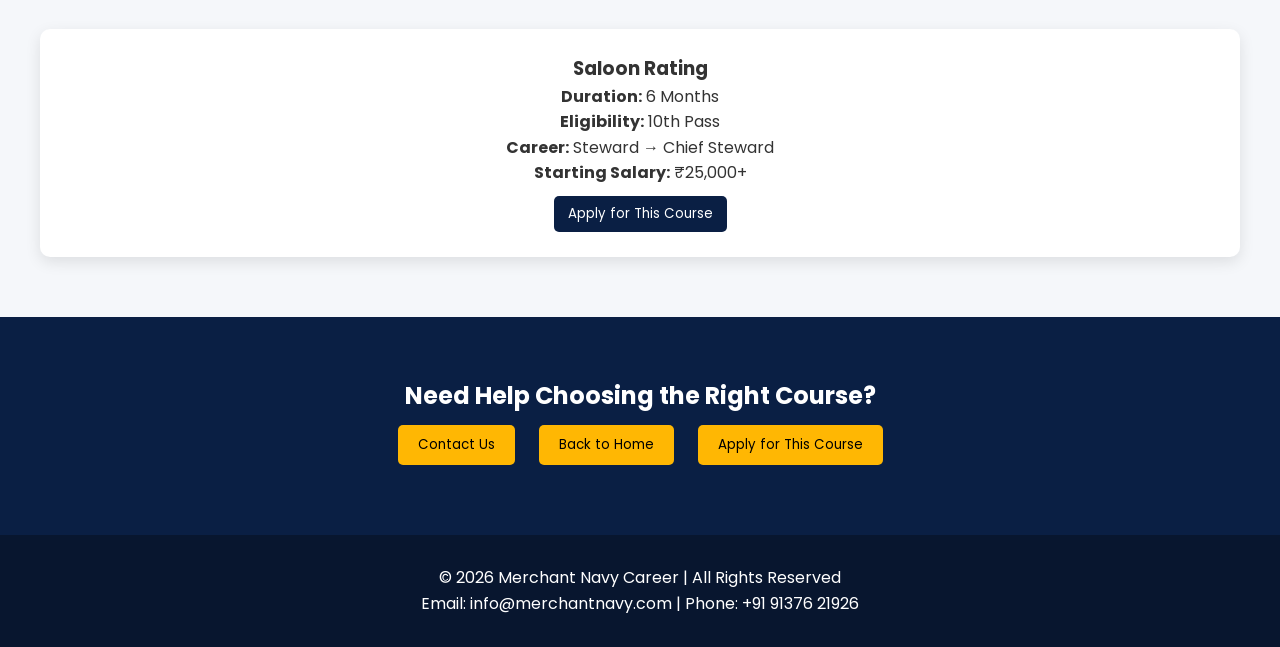
<file: courses.html>
<!DOCTYPE html>
<html lang="en">
<head>
  <meta charset="UTF-8">
  <title>Courses | Merchant Navy Career</title>
  <meta name="viewport" content="width=device-width, initial-scale=1.0">

  <link rel="stylesheet" href="style.css">
  <link href="https://fonts.googleapis.com/css2?family=Poppins:wght@300;400;600&display=swap" rel="stylesheet">
</head>

<body>

<!-- HEADER -->
<header>
  <h1>Merchant Navy</h1>
  <nav>
    <a href="index.html">Home</a>
    <a href="courses.html" class="apply-btn">Courses</a>
    <a href="eligibility.html">Eligibility</a>
    <a href="career.html">Career Path</a>
    <a href="contact.html">Contact</a>
  </nav>
</header>

<!-- HERO -->
<section class="hero" style="height:60vh;">
  <div class="hero-content">
    <h2>Merchant Navy Courses</h2>
    <p>Choose the right course to start your sea career</p>
  </div>
</section>

<!-- DECK DEPARTMENT -->
<section>
  <h2 class="section-title">⚓ Deck Department</h2>
  <div class="cards">

    <div class="card">
      <h3>DNS (Diploma in Nautical Science)</h3>
      <p>
        <strong>Duration:</strong> 1 Year<br>
        <strong>Eligibility:</strong> 12th (PCM)<br>
        <strong>Career:</strong> Deck Officer → Captain<br>
        <strong>Starting Salary:</strong> ₹50,000+
      </p>
      <a href="contact.html">
  <button>Apply for This Course</button>
</a>
    </div>

    <div class="card">
      <h3>GP Rating</h3>
      <p>
        <strong>Duration:</strong> 6 Months<br>
        <strong>Eligibility:</strong> 10th Pass<br>
        <strong>Career:</strong> Seaman → Officer<br>
        <strong>Starting Salary:</strong> ₹30,000+
      </p>
      <a href="contact.html">
  <button>Apply for This Course</button>
</a>
    </div>

  </div>
</section>

<!-- ENGINE DEPARTMENT -->
<section>
  <h2 class="section-title">⚙ Engine Department</h2>
  <div class="cards">

    <div class="card">
      <h3>Engine Cadet</h3>
      <p>
        <strong>Duration:</strong> 1 Year<br>
        <strong>Eligibility:</strong> 12th (PCM)<br>
        <strong>Career:</strong> Marine Engineer → Chief Engineer<br>
        <strong>Starting Salary:</strong> ₹50,000+
      </p>
      <a href="contact.html">
  <button>Apply for This Course</button>
</a>
    </div>

    <div class="card">
      <h3>GP Rating (Engine)</h3>
      <p>
        <strong>Duration:</strong> 6 Months<br>
        <strong>Eligibility:</strong> 10th Pass<br>
        <strong>Career:</strong> Engine Crew → Engineer<br>
        <strong>Starting Salary:</strong> ₹30,000+
      </p>
      <a href="contact.html">
  <button>Apply for This Course</button>
</a>
    </div>

  </div>
</section>

<!-- CATERING DEPARTMENT -->
<section>
  <h2 class="section-title">🍽 Catering Department</h2>
  <div class="cards">

    <div class="card">
      <h3>Saloon Rating</h3>
      <p>
        <strong>Duration:</strong> 6 Months<br>
        <strong>Eligibility:</strong> 10th Pass<br>
        <strong>Career:</strong> Steward → Chief Steward<br>
        <strong>Starting Salary:</strong> ₹25,000+
      </p>
      <a href="contact.html">
  <button>Apply for This Course</button>
</a>
    </div>

  </div>
</section>

<!-- APPLY CTA -->
<section class="cta">
  <h2>Need Help Choosing the Right Course?</h2>
  <a href="contact.html"><button>Contact Us</button></a>
  <a href="index.html"><button>Back to Home</button></a>
  <a href="contact.html">
  <button>Apply for This Course</button>
</a>
</section>

<!-- FOOTER -->
<footer>
  <p>© 2026 Merchant Navy Career | All Rights Reserved</p>
  <p>Email: info@merchantnavy.com | Phone: +91 91376 21926</p>
</footer>

</body>
</html>
</file>
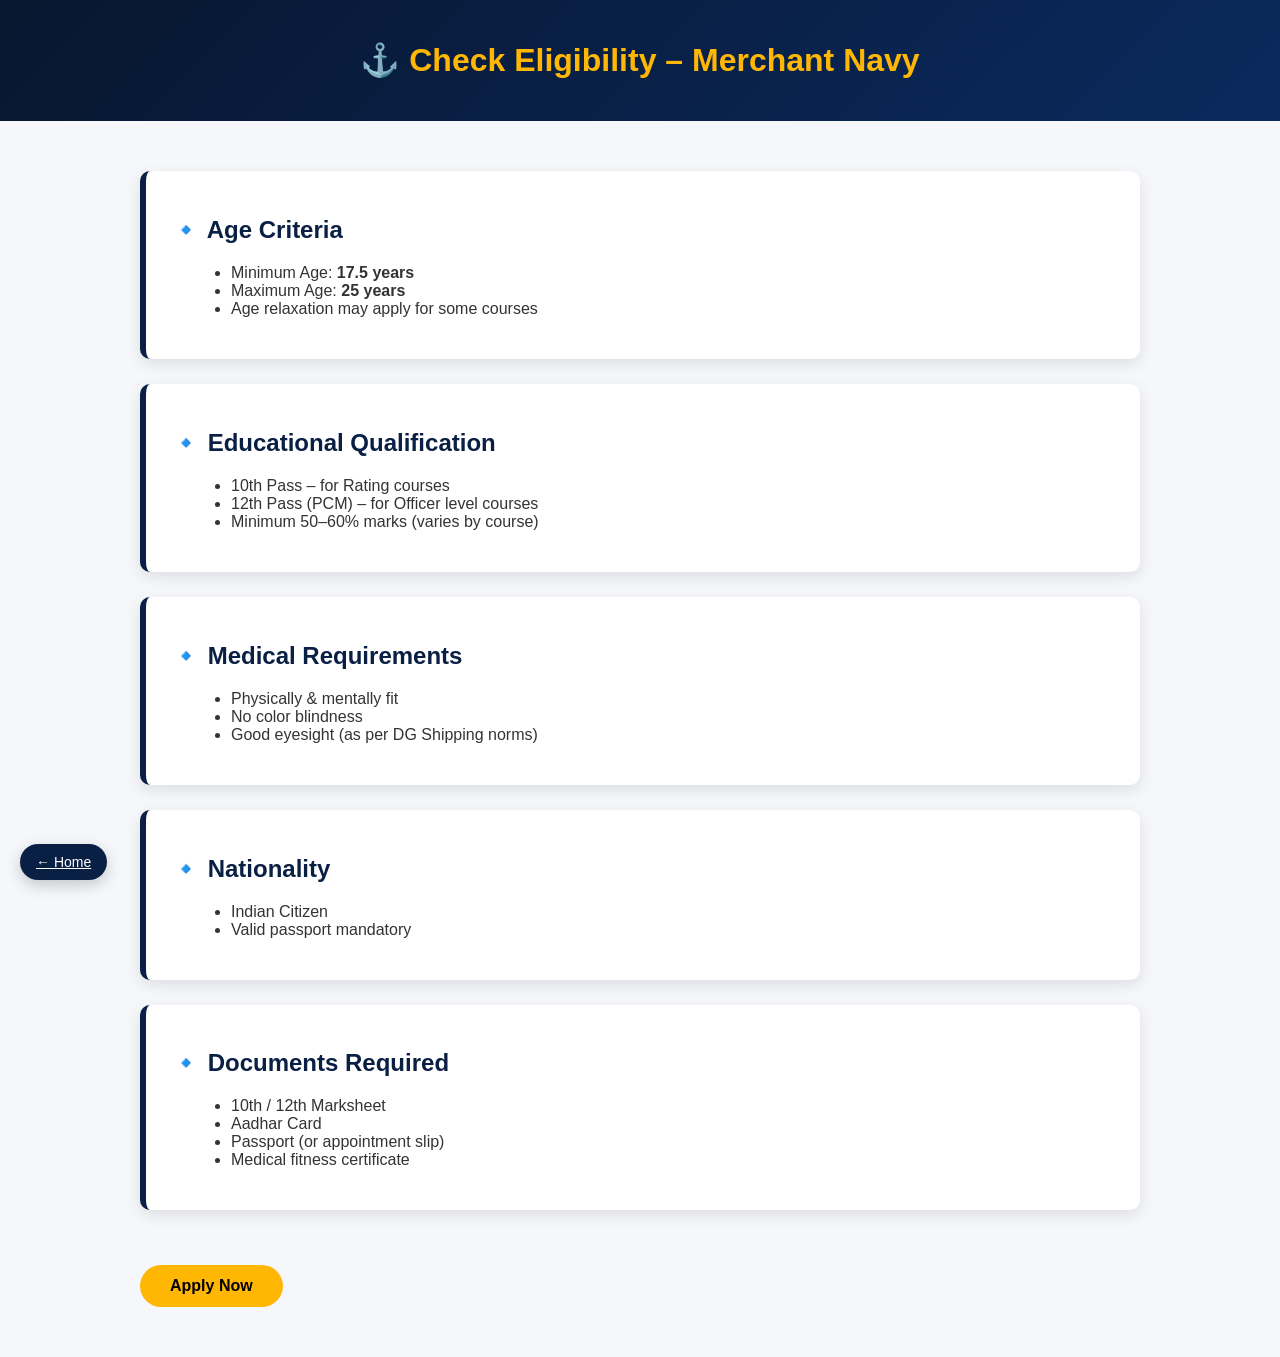
<file: eligibility.html>
<!DOCTYPE html>
<html lang="en">
<head>
<meta charset="UTF-8">
<meta name="viewport" content="width=device-width, initial-scale=1.0">
<title>Check Eligibility | Merchant Navy</title>

<style>
body {
  margin: 0;
  font-family: Poppins, sans-serif;
  background: #f5f7fa;
  color: #333;
}

header {
  background: linear-gradient(135deg, #08162f, #0a2a5e);
  padding: 20px;
  color: #ffb703;
  text-align: center;
}

section {
  padding: 50px 40px;
  max-width: 1000px;
  margin: auto;
}

h2 {
  color: #0a1f44;
  margin-bottom: 20px;
}

.eligibility-box {
  background: white;
  padding: 25px;
  margin-bottom: 25px;
  border-left: 6px solid #0a1f44;
  border-radius: 10px;
  box-shadow: 0 5px 15px rgba(0,0,0,0.1);
}

ul {
  margin-left: 20px;
}

.apply-btn {
  display: inline-block;
  margin-top: 30px;
  padding: 12px 30px;
  background: #ffb703;
  color: black;
  border-radius: 25px;
  font-weight: 600;
  text-decoration: none;
}
.floating-back {
  position: fixed;
  bottom: 20px;
  left: 20px;
  background: #0a1f44;
  color: white;
  padding: 10px 16px;
  border-radius: 50px;
  font-size: 14px;
  box-shadow: 0 5px 15px rgba(0,0,0,0.2);
}
</style>
</head>

<body>

<header>
  <h1>⚓ Check Eligibility – Merchant Navy</h1>
</header>

<section>

  <div class="eligibility-box">
    <h2>🔹 Age Criteria</h2>
    <ul>
      <li>Minimum Age: <b>17.5 years</b></li>
      <li>Maximum Age: <b>25 years</b></li>
      <li>Age relaxation may apply for some courses</li>
    </ul>
  </div>

  <div class="eligibility-box">
    <h2>🔹 Educational Qualification</h2>
    <ul>
      <li>10th Pass – for Rating courses</li>
      <li>12th Pass (PCM) – for Officer level courses</li>
      <li>Minimum 50–60% marks (varies by course)</li>
    </ul>
  </div>

  <div class="eligibility-box">
    <h2>🔹 Medical Requirements</h2>
    <ul>
      <li>Physically & mentally fit</li>
      <li>No color blindness</li>
      <li>Good eyesight (as per DG Shipping norms)</li>
    </ul>
  </div>

  <div class="eligibility-box">
    <h2>🔹 Nationality</h2>
    <ul>
      <li>Indian Citizen</li>
      <li>Valid passport mandatory</li>
    </ul>
  </div>

  <div class="eligibility-box">
    <h2>🔹 Documents Required</h2>
    <ul>
      <li>10th / 12th Marksheet</li>
      <li>Aadhar Card</li>
      <li>Passport (or appointment slip)</li>
      <li>Medical fitness certificate</li>
    </ul>
  </div>

<a href="contact.html" class="apply-btn">Apply Now</a>
<a href="index.html" class="floating-back">← Home</a>

</section>

</body>
</html>
</file>
<file: style.css>
/* ----------- GENERAL ----------- */
* {
  margin: 0;
  padding: 0;
  box-sizing: border-box;
  font-family: 'Poppins', sans-serif;
}

body {
  line-height: 1.6;
  background: #f5f7fa;
  color: #333;
}

a {
  text-decoration: none;
  color: inherit;
}

/* ----------- HEADER ----------- */
header {
  background: linear-gradient(135deg, #08162f, #0a2a5e);
  backdrop-filter: blur(10px);
  color: white;
  padding: 18px 50px;
  display: flex;
  justify-content: space-between;
  align-items: center;
  position: sticky;
  top: 0;
  z-index: 1000;
  box-shadow: 0 8px 25px rgba(0,0,0,0.35);
}
header h1 {
  font-size: 26px;
  font-weight: 700;
  letter-spacing: 1px;
  color: #ffb703;
}

nav a {
  margin-left: 20px;
  font-weight: 500;
}

.apply-btn {
  background: linear-gradient(135deg, #ffb703, #ffd166);
  padding: 10px 22px;
  border-radius: 25px;
  font-weight: 600;
  color: #000;
  box-shadow: 0 6px 15px rgba(255,183,3,0.5);
  transition: trans 0.3s ease, box-shadow 0.3s ease;
}

.apply-btn:hover {
  trans: translateY(-2px);
  box-shadow: 0 10px 25px rgba(255,183,3,0.7);
}

/* ----------- HERO ----------- */
.hero {
  height: 90vh;
  background: linear-gradient(rgba(0,0,0,0.6), rgba(0,0,0,0.6)),
  url('https://images.unsplash.com/photo-1500375592092-40eb2168fd21') center/cover;
  display: flex;
  justify-content: center;
  align-items: center;
  color: white;
  text-align: center;
}

.hero h2 {
  font-size: 40px;
  margin-bottom: 15px;
}

.hero p {
  margin-bottom: 20px;
}

.hero button {
  padding: 12px 26px;
  font-size: 16px;
  font-weight: 600;
  margin: 5px;
  border: none;
  border-radius: 5px;
  background: #ffb703;
  cursor: pointer;
}

/* ----------- SECTIONS ----------- */
section {
  padding: 60px 40px;
}

.section-title {
  text-align: center;
  margin-bottom: 40px;
  font-size: 28px;
  color: #0a1f44;
}

.center-text {
  text-align: center;
  max-width: 800px;
  margin: auto;
}

/* ----------- CARDS ----------- */
.cards {
  display: grid;
  grid-template-columns: repeat(auto-fit, minmax(220px, 1fr));
  gap: 20px;
}

.card {
  background: white;
  padding: 25px;
  border-radius: 10px;
  text-align: center;
  box-shadow: 0 5px 15px rgba(0,0,0,0.1);
}

.card button {
  margin-top: 10px;
  padding: 8px 14px;
  background: #0a1f44;
  color: white;
  border: none;
  border-radius: 5px;
}

/* ----------- TIMELINE ----------- */
.timeline {
  max-width: 800px;
  margin: auto;
}

.timeline div {
  background: white;
  padding: 15px;
  margin-bottom: 15px;
  border-left: 5px solid #0a1f44;
}

/* ----------- CTA ----------- */
.cta {
  background: #0a1f44;
  color: white;
  text-align: center;
}

.cta button {
  margin: 10px;
  padding: 10px 20px;
  background: #ffb703;
  border: none;
  border-radius: 5px;
}

/* ----------- FOOTER ----------- */
footer {
  background: #08162f;
  color: white;
  padding: 30px;
  text-align: center;
}

/* ----------- RESPONSIVE ----------- */
@media (max-width: 768px) {
  header {
    flex-direction: column;
  }

  nav {
    margin-top: 10px;
  }

  .hero h2 {
    font-size: 30px;
  }
  nav a {
  margin-left: 22px;
  font-weight: 500;
  position: relative;
  transition: color 0.3s ease;
}

nav a::after {
  content: "";
  position: absolute;
  left: 0;
  bottom: -6px;
  width: 0;
  height: 2px;
  background: #ffb703;
  transition: width 0.3s ease;
}

nav a:hover {
  color: #ffb703;
}

nav a:hover::after {
  width: 100%;
}
Contact Us 
/* ----------- CONTACT  ----------- */
.contact- {
  max-width: 600px;
  margin: auto;
  background: white;
  padding: 30px;
  border-radius: 10px;
  box-shadow: 0 5px 15px rgba(0,0,0,0.1);
  display: flex;
  flex-direction: column;
  gap: 15px;
}

.contact- input,
.contact- textarea {
  padding: 12px;
  border-radius: 5px;
  border: 1px solid #ccc;
  font-size: 14px;
}

.contact- button {
  padding: 12px;
  background: #0a1f44;
  color: white;
  border: none;
  border-radius: 5px;
  font-size: 16px;
  cursor: pointer;
}
.floating-back {
  position: fixed;
  bottom: 20px;
  left: 20px;
  background: #0a1f44;
  color: white;
  padding: 10px 16px;
  border-radius: 50px;
  font-size: 14px;
  box-shadow: 0 5px 15px rgba(0,0,0,0.2);
}
.course-details {
  padding: 40px;
  max-width: 900px;
  margin: auto;
}

.course-details h2 {
  color: navy;
  margin-bottom: 10px;
}

.course-details p {
  font-size: 16px;
  margin: 6px 0;
}
footer {
  background: #06132b;
  padding: 30px 10px;
  text-align: center;
  color: white;
}
}
</file>
